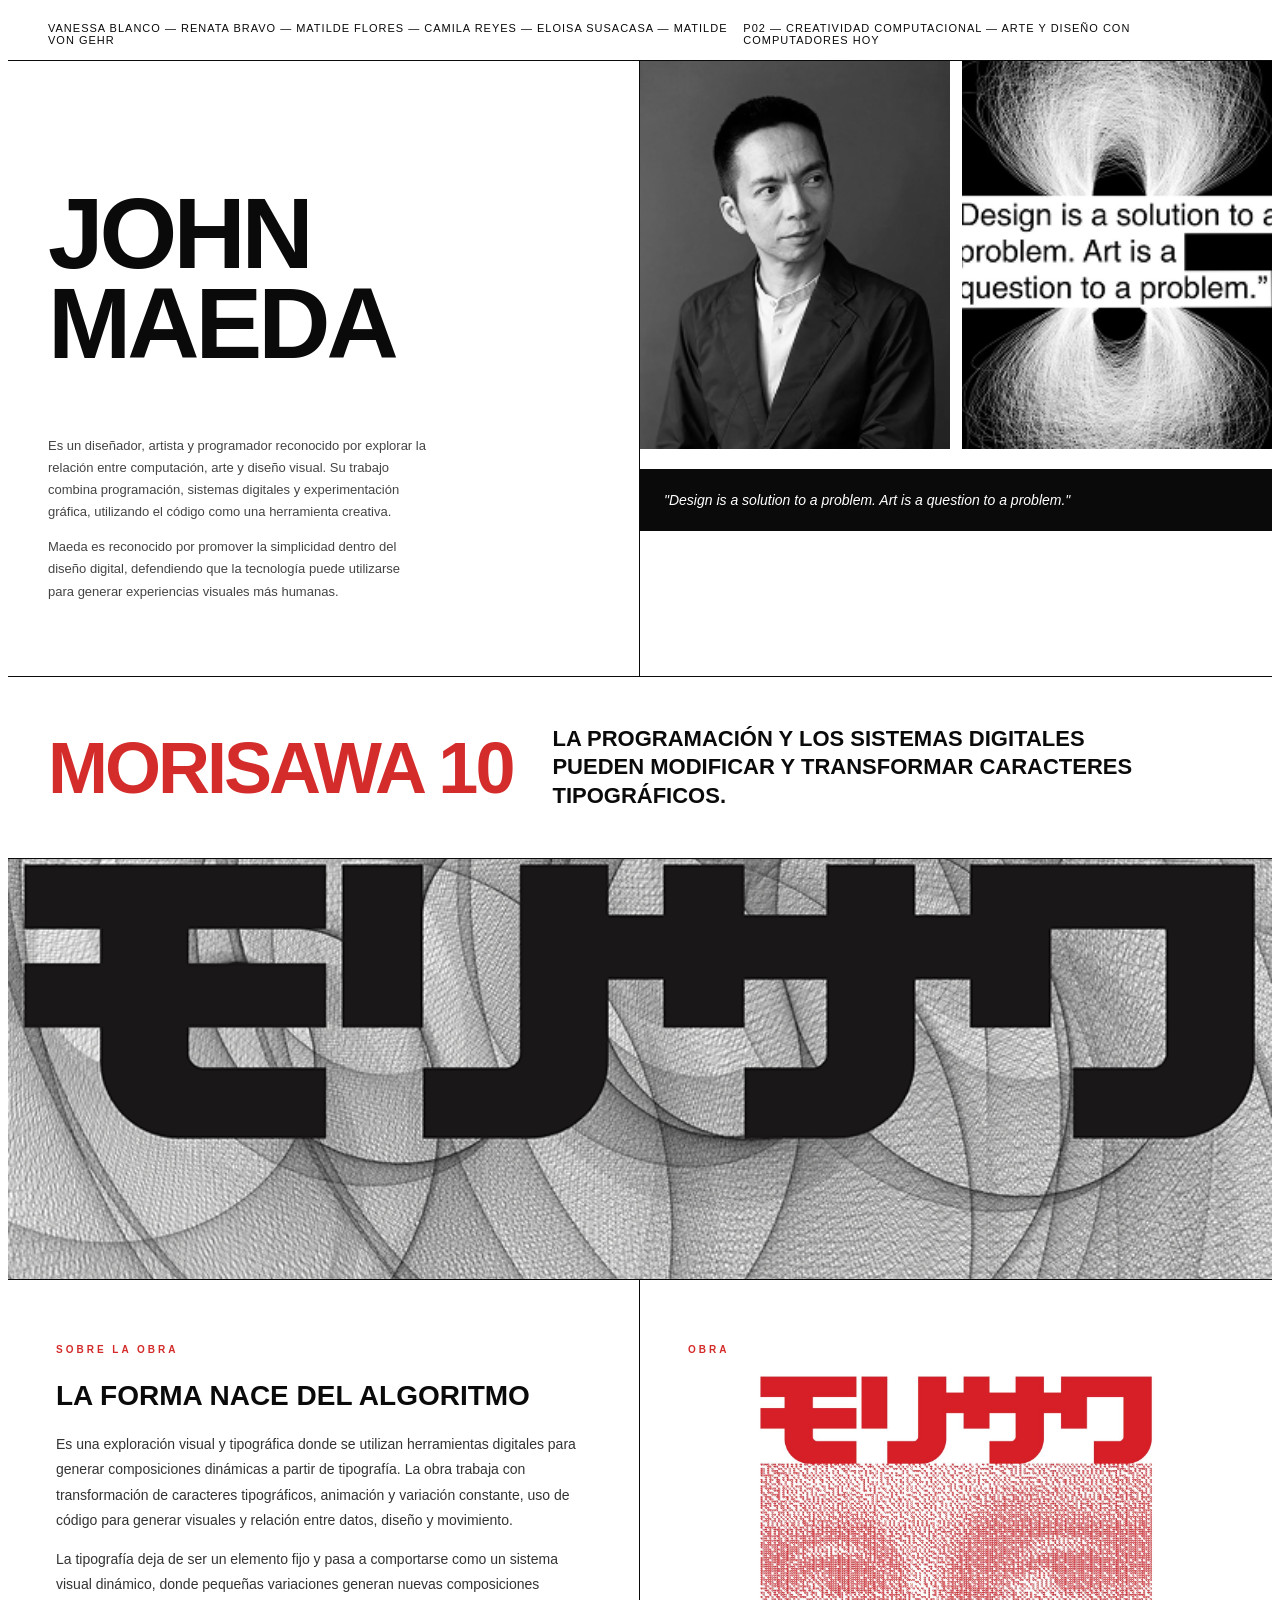
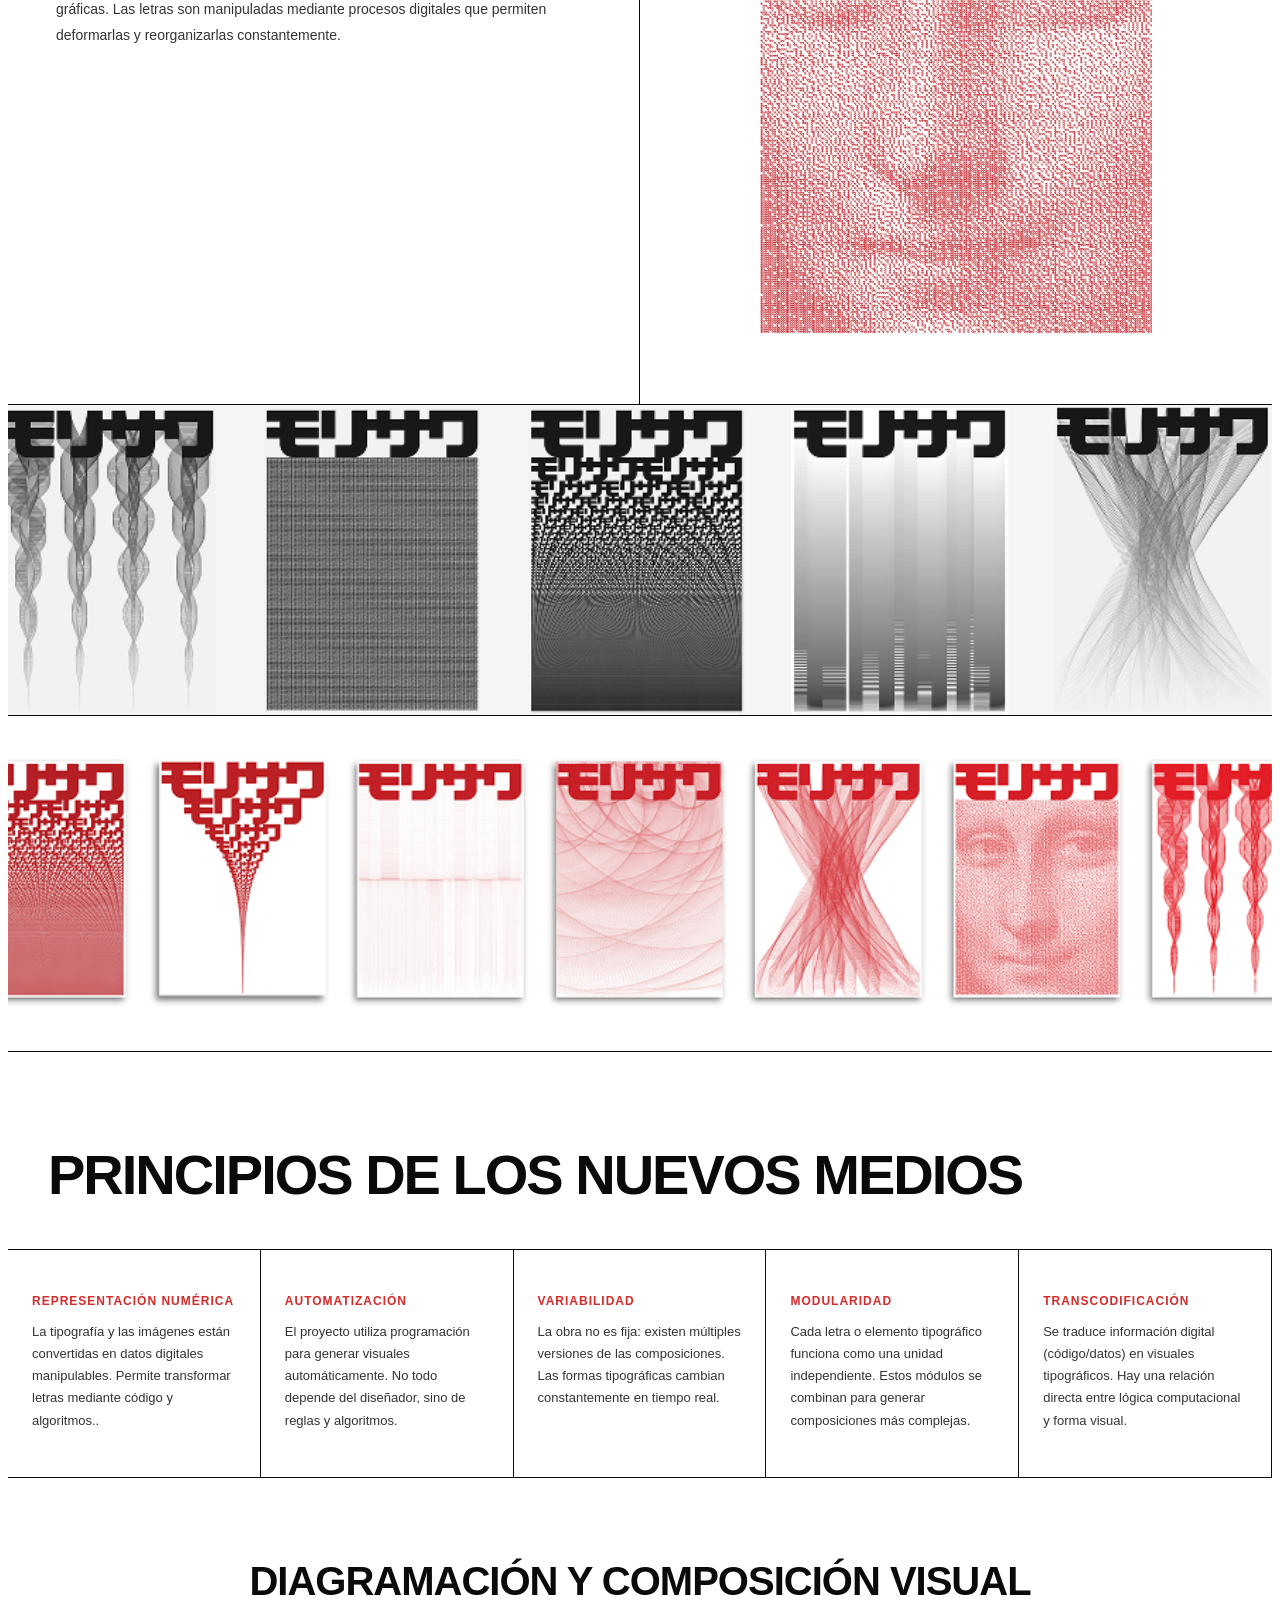
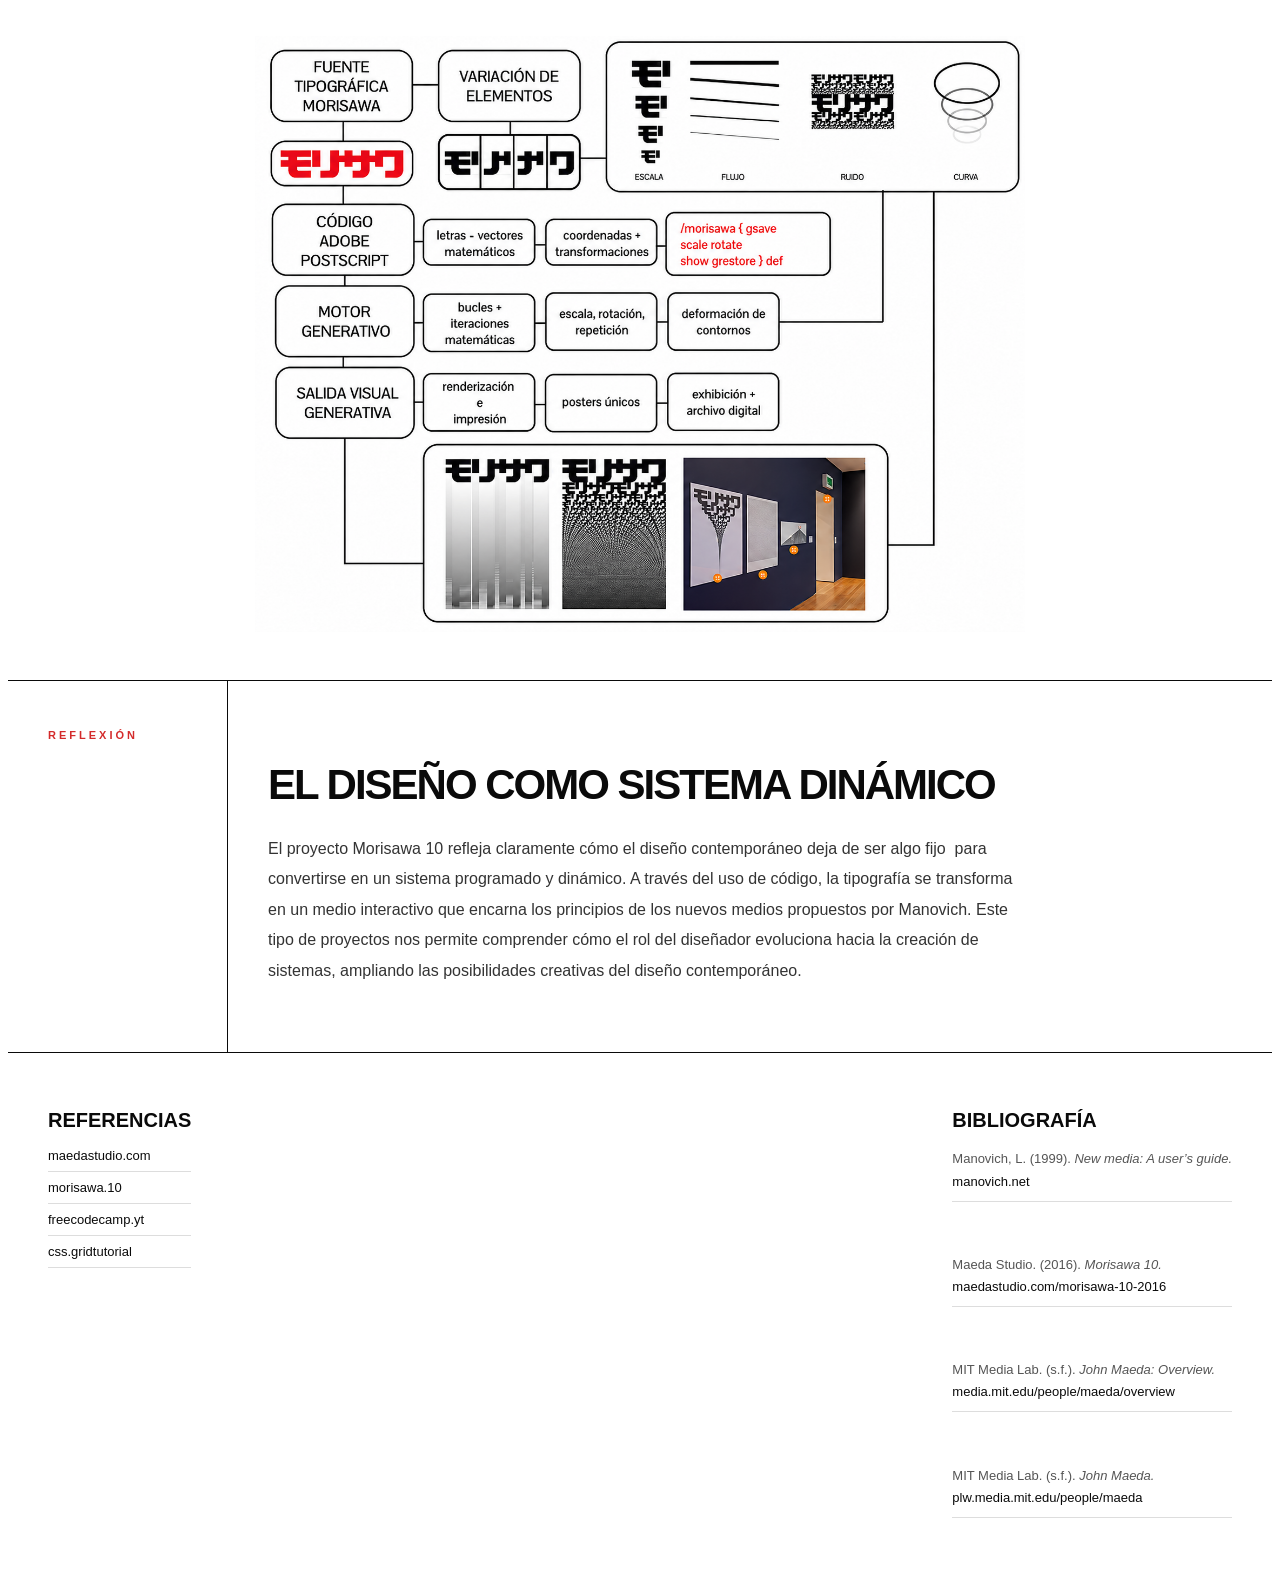
<file: index.html>
<!-- hecho por mi:
contenido textual, investigación, selección de imágenes y estructura general -->

<!-- asistencia de la IA:
apoyo técnico en la organización HTML (decirme como le pongo a las clases), diagramación y ajustes de imágenes -->

<!DOCTYPE html>
<html lang="es">
<head>
  <meta charset="UTF-8">
  <meta name="viewport" content="width=device-width, initial-scale=1.0">
  <title>John Maeda — Morisawa 10</title>
  <link rel="stylesheet" href="styles.css">
</head>

<body>

  <!-- parte de arriba  -->

  <div class="topbar">
    <span>Vanessa Blanco — Renata Bravo — Matilde Flores — Camila Reyes — Eloisa Susacasa — Matilde Von Gehr</span>
    <span>P02 — Creatividad Computacional — Arte y diseño con computadores hoy</span>
  </div>

  <!-- maeda intro texto y toda esa vola -->

  <div class="maeda-intro">

    <div class="maeda-texto">

      <h1>JOHN<br>MAEDA</h1>

      <p class="subtitle">
        Es un diseñador, artista y programador reconocido por explorar la relación entre computación, arte y diseño visual. Su trabajo combina programación, sistemas digitales y experimentación gráfica, utilizando el código como una herramienta creativa.

      </p>

      <p class="subtitle" style="margin-top:12px">
        Maeda es reconocido por promover la simplicidad dentro del diseño digital, defendiendo que la tecnología puede utilizarse para generar experiencias visuales más humanas.
      </p>

    </div>

    <!-- asistencia de la IA:
  apoyo en distribución visual de imágenes, no me acordaba cómo ponerlas al lado una de otra plop-->

    <div class="maeda-imagenes">

      <div class="maeda-fotos">
        <img src="maeda01.png" alt="John Maeda 1" class="foto">
        <img src="maeda02.png" alt="John Maeda 2" class="foto">
      </div>

      <div class="cita-maeda">
        "Design is a solution to a problem. Art is a question to a problem."
      </div>

    </div>

  </div>

  <!-- secc morisawa -->

  <div class="morisawa-section">

    <div class="morisawa-titulo">
      MORISAWA 10
    </div>

    <div class="morisawa-texto">
      La programación y los sistemas digitales pueden modificar y transformar caracteres tipográficos.
    </div>

  </div>

  <!-- el header -->

  <div class="johnheader">
    <img src="header.png" alt="Morisawa header">
  </div>

  <!-- la obra con dos columnas mejor, cn una fea -->

  <div class="obra-info">

    <div class="obra-bloque obra-texto">

      <div class="obra-etiqueta">
        Sobre la obra
      </div>

      <h2>La forma nace del algoritmo</h2>

      <p>
        Es una exploración visual y tipográfica donde se utilizan herramientas digitales para generar composiciones dinámicas a partir de tipografía. La obra trabaja con transformación de caracteres tipográficos, animación y variación constante, uso de código para generar visuales y relación entre datos, diseño y movimiento. 
      </p>

      <p>
        La tipografía deja de ser un elemento fijo y pasa a comportarse como un sistema visual dinámico, donde pequeñas variaciones generan nuevas composiciones gráficas. Las letras son manipuladas mediante procesos digitales que permiten deformarlas y reorganizarlas constantemente.
      </p>

    </div>

    <!-- asistencia de la IA:
ayuda para la diagramación de sección en dos columnas, básicamente para que este en dos partes je -->

    <div class="obra-bloque">

      <div class="obra-etiqueta">
        Obra
      </div>

      <img src="obra01.png" alt="Obra Morisawa" class="imagen-central">

    </div>

  </div>

  <!-- ejemplos en imagen -->
  <!-- asistencia de la IA:
corrección de diagramación de imágenes !!!!!  -->

  <div class="galeria-obras">

    <div class="imagen-obra">
      <img src="ejemplosobras01.png" alt="Ejemplo obra 1">
    </div>

    <div class="imagen-obra imagen-final">
      <img src="ejemplosobras02.png" alt="Ejemplo obra 2">
    </div>

  </div>

  <!-- principios division -->

  <div class="manovich-header">
    <h2>Principios de los nuevos medios</h2>
  </div>

  <div class="manovich-grid">

    <div class="manovich-card">
      <h3>Representación numérica</h3>
      <p>La tipografía y las imágenes están convertidas en datos digitales manipulables. Permite transformar letras mediante código y algoritmos..</p>
    </div>

    <div class="manovich-card">
      <h3>Automatización</h3>
      <p>El proyecto utiliza programación para generar visuales automáticamente. No todo depende del diseñador, sino de reglas y algoritmos.</p>
    </div>

    <div class="manovich-card">
      <h3>Variabilidad</h3>
      <p>La obra no es fija: existen múltiples versiones de las composiciones. Las formas tipográficas cambian constantemente en tiempo real.</p>
    </div>

    <div class="manovich-card">
      <h3>Modularidad</h3>
      <p>Cada letra o elemento tipográfico funciona como una unidad independiente. Estos módulos se combinan para generar composiciones más complejas.</p>
    </div>

    <div class="manovich-card">
      <h3>Transcodificación</h3>
      <p>Se traduce información digital (código/datos) en visuales tipográficos. Hay una relación directa entre lógica computacional y forma visual.</p>
    </div>

  </div>

  <!-- diagrama -->

  <div class="diagrama-section">

    <h2>Diagramación y composición visual</h2>

    <img src="diagramahd.png" alt="Diagrama de la obra">

  </div>

  <!-- reflexion final  -->

  <div class="cierre-final">

    <div class="cierre-etiqueta">
      Reflexión
    </div>

    <div class="cierre-texto">

      <h2>El diseño como sistema dinámico</h2>

      <p>
        El proyecto Morisawa 10 refleja claramente cómo el diseño contemporáneo deja de ser algo fijo  para convertirse en un sistema programado y dinámico. A través del uso de código, la tipografía se transforma en un medio interactivo que encarna los principios de los nuevos medios propuestos por Manovich.  Este tipo de proyectos nos permite comprender cómo el rol del diseñador evoluciona hacia la creación de sistemas, ampliando las posibilidades creativas del diseño contemporáneo.
      </p>

    </div>

  </div>

  <!-- footer -->

  <footer>

    <div>

      <h2>Referencias</h2>

      <!-- en verdad los tutoriales me funcionaron para refrescar la memoria en torno a los paddings, font-weight, line-spacing y cómo usar bien las etiquetas para el css !!  -->

      <a href="https://maedastudio.com" target="_blank">
        maedastudio.com
      </a>

      <a href="https://maedastudio.com/morisawa-10-2016/" target="_blank">
        morisawa.10
      </a>

      <a href="https://www.youtube.com/watch?v=ELSm-G201Ls" target="_blank">
        freecodecamp.yt
      </a>

      <a href="https://www.youtube.com/watch?v=9zBsdzdE4sM" target="_blank">
        css.gridtutorial
      </a>

    </div>

    <div>

      <div>

  <h2>Bibliografía</h2>

  <p class="ref-text">

    Manovich, L. (1999). <em>New media: A user’s guide.</em><br>
    <a href="https://www.manovich.net" target="_blank">
      manovich.net
    </a>

    <br><br>

    Maeda Studio. (2016). <em>Morisawa 10.</em><br>
    <a href="https://maedastudio.com/morisawa-10-2016/" target="_blank">
      maedastudio.com/morisawa-10-2016
    </a>

    <br><br>

    MIT Media Lab. (s.f.). <em>John Maeda: Overview.</em><br>
    <a href="https://www.media.mit.edu/people/maeda/overview/" target="_blank">
      media.mit.edu/people/maeda/overview
    </a>

    <br><br>

    MIT Media Lab. (s.f.). <em>John Maeda.</em><br>
    <a href="https://plw.media.mit.edu/people/maeda/" target="_blank">
      plw.media.mit.edu/people/maeda
    </a>

  </p>

</div>

  </footer>

</body>
</html>
</file>
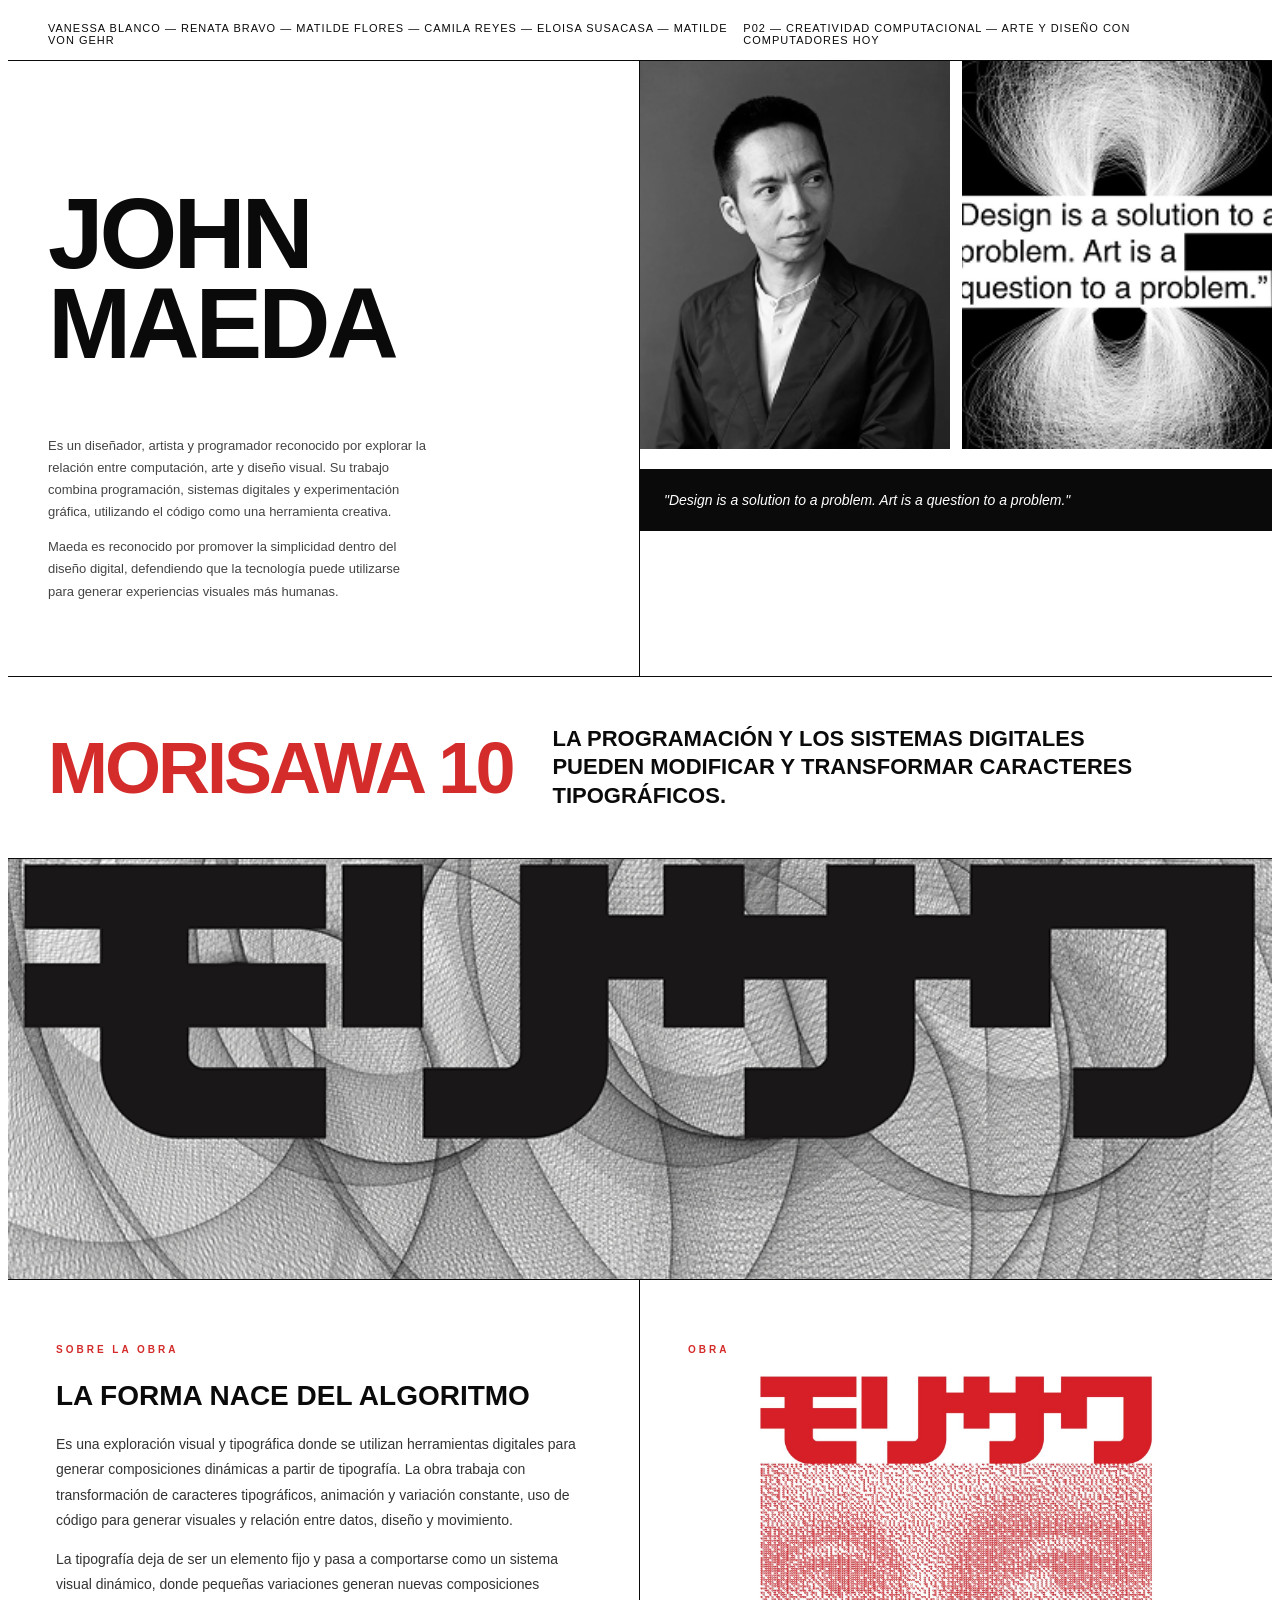
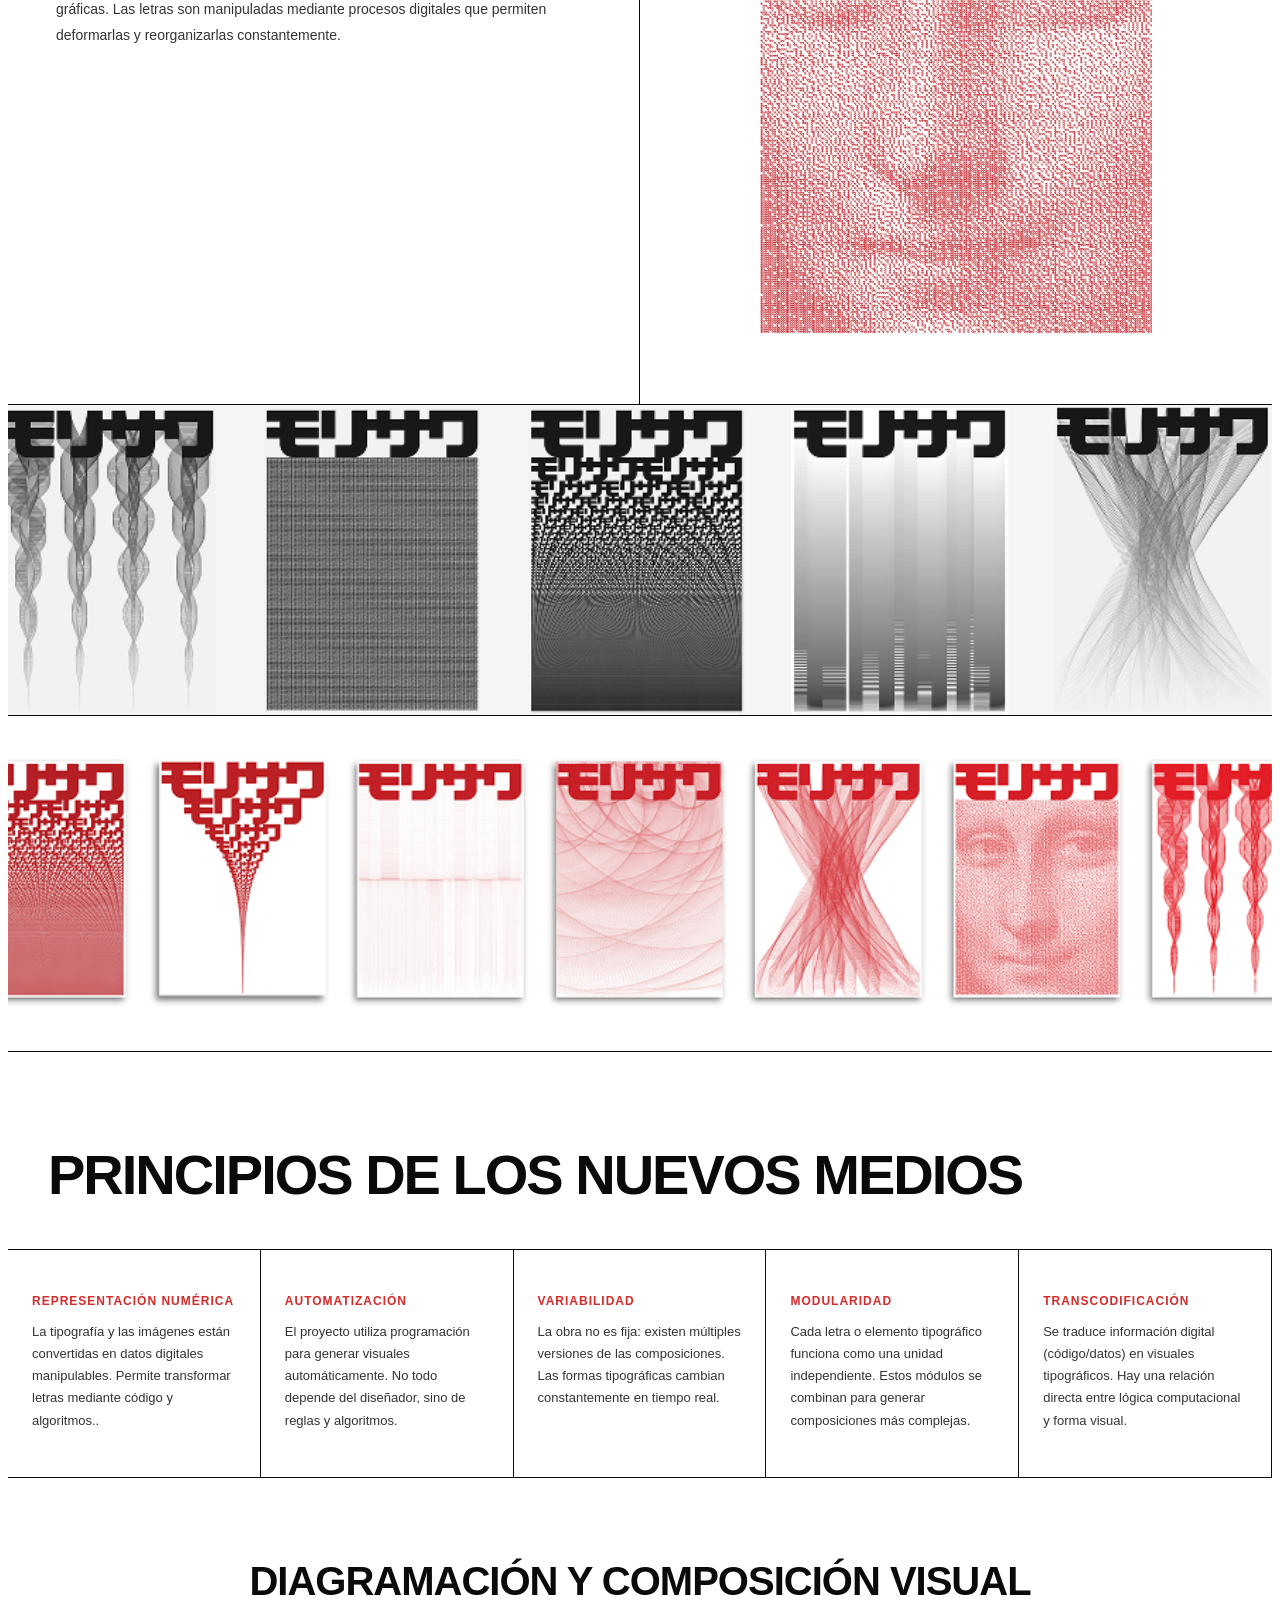
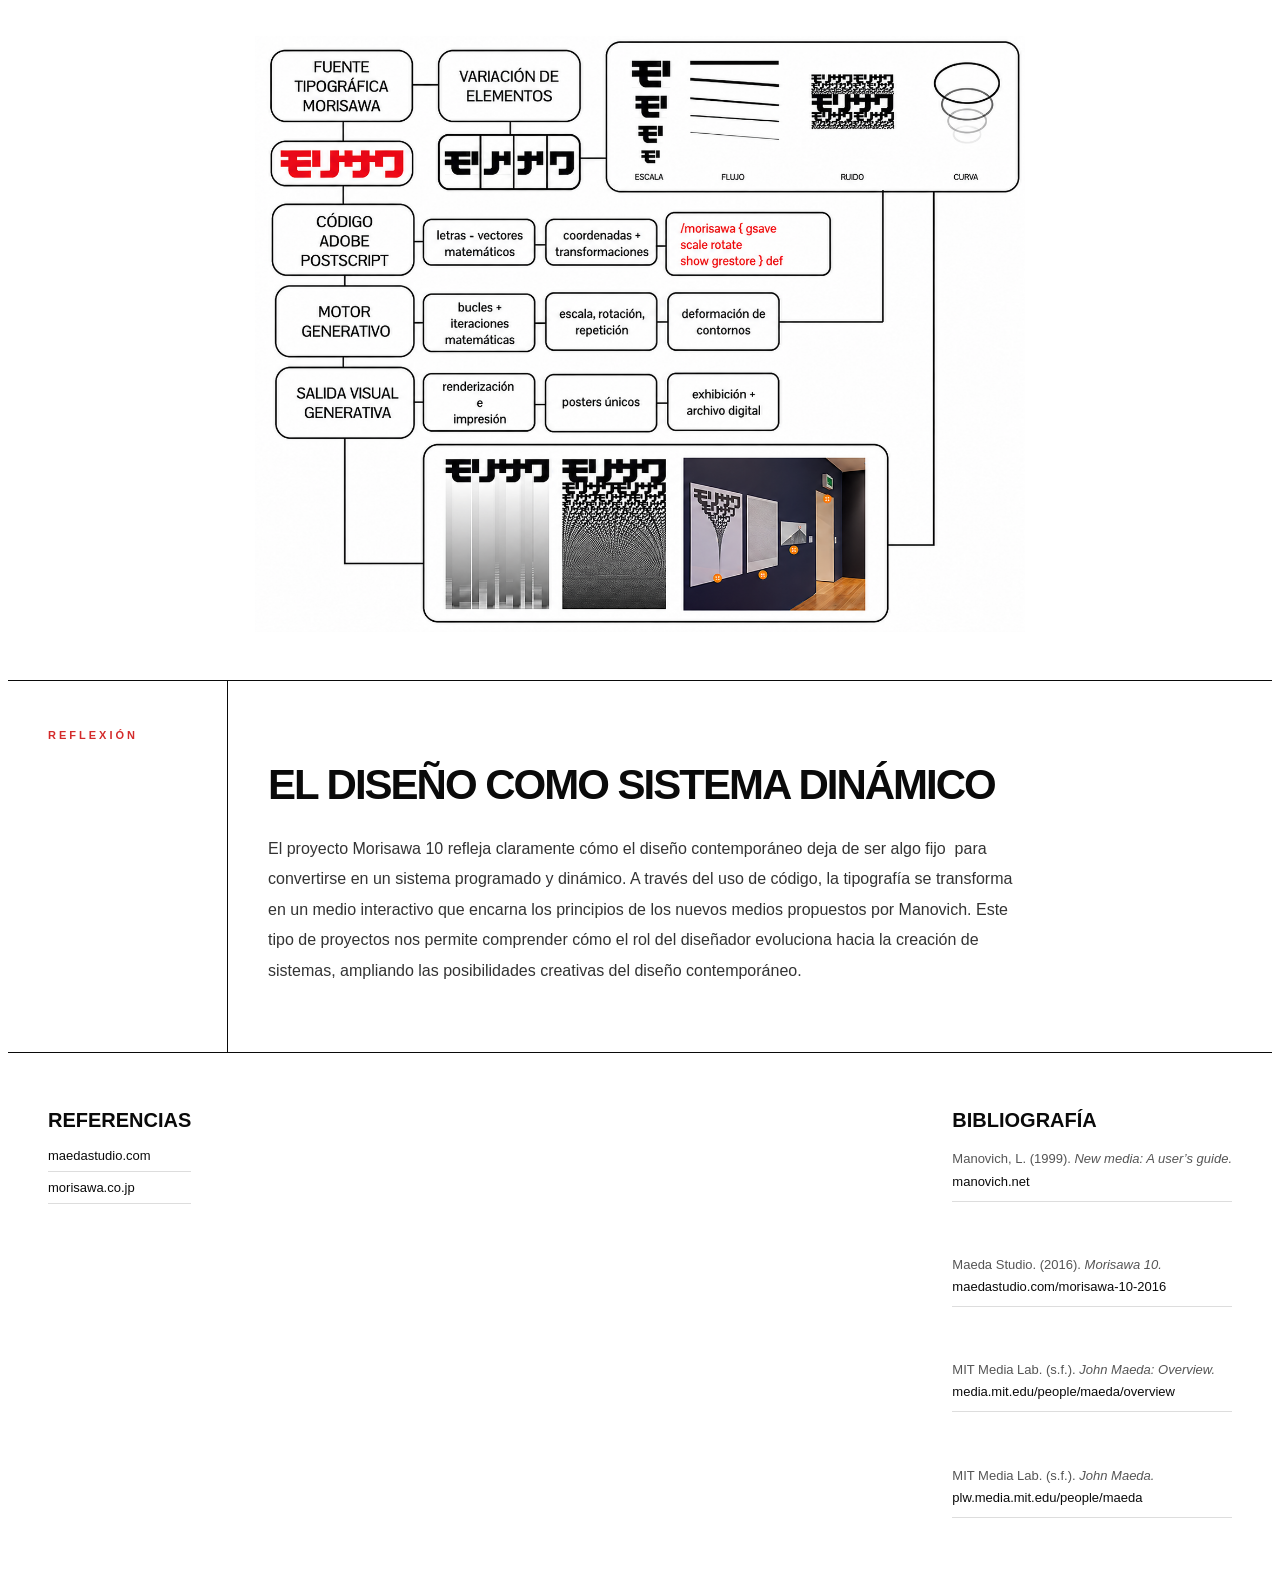
<file: maeda_morisawa (1).html>
<!DOCTYPE html>
<html lang="es">
<head>
  <meta charset="UTF-8">
  <meta name="viewport" content="width=device-width, initial-scale=1.0">
  <title>John Maeda — Morisawa 10</title>
  <link rel="stylesheet" href="styles.css">
</head>

<body>

  <!-- parte de arriba  -->

  <div class="topbar">
    <span>Vanessa Blanco — Renata Bravo — Matilde Flores — Camila Reyes — Eloisa Susacasa — Matilde Von Gehr</span>
    <span>P02 — Creatividad Computacional — Arte y diseño con computadores hoy</span>
  </div>

  <!-- siempre heroe -->

  <div class="maeda-intro">

    <div class="maeda-texto">

      <h1>JOHN<br>MAEDA</h1>

      <p class="subtitle">
        Es un diseñador, artista y programador reconocido por explorar la relación entre computación, arte y diseño visual. Su trabajo combina programación, sistemas digitales y experimentación gráfica, utilizando el código como una herramienta creativa.

      </p>

      <p class="subtitle" style="margin-top:12px">
        Maeda es reconocido por promover la simplicidad dentro del diseño digital, defendiendo que la tecnología puede utilizarse para generar experiencias visuales más humanas.
      </p>

    </div>

    <div class="maeda-imagenes">

      <div class="maeda-fotos">
        <img src="maeda01.png" alt="John Maeda 1" class="foto">
        <img src="maeda02.png" alt="John Maeda 2" class="foto">
      </div>

      <div class="cita-maeda">
        "Design is a solution to a problem. Art is a question to a problem."
      </div>

    </div>

  </div>

  <!-- morisawa banda de bandas -->

  <div class="morisawa-section">

    <div class="morisawa-titulo">
      MORISAWA 10
    </div>

    <div class="morisawa-texto">
      La programación y los sistemas digitales pueden modificar y transformar caracteres tipográficos.
    </div>

  </div>

  <!-- el header -->

  <div class="johnheader">
    <img src="header.png" alt="Morisawa header">
  </div>

  <!-- la obra con dos columnas mejor, cn una fea -->

  <div class="obra-info">

    <div class="obra-bloque obra-texto">

      <div class="obra-etiqueta">
        Sobre la obra
      </div>

      <h2>La forma nace del algoritmo</h2>

      <p>
        Es una exploración visual y tipográfica donde se utilizan herramientas digitales para generar composiciones dinámicas a partir de tipografía. La obra trabaja con transformación de caracteres tipográficos, animación y variación constante, uso de código para generar visuales y relación entre datos, diseño y movimiento. 
      </p>

      <p>
        La tipografía deja de ser un elemento fijo y pasa a comportarse como un sistema visual dinámico, donde pequeñas variaciones generan nuevas composiciones gráficas. Las letras son manipuladas mediante procesos digitales que permiten deformarlas y reorganizarlas constantemente.
      </p>

    </div>

    <div class="obra-bloque">

      <div class="obra-etiqueta">
        Obra
      </div>

      <img src="obra01.png" alt="Obra Morisawa" class="imagen-central">

    </div>

  </div>

  <!-- ejemplos en imagen -->

  <div class="galeria-obras">

    <div class="imagen-obra">
      <img src="ejemplosobras01.png" alt="Ejemplo obra 1">
    </div>

    <div class="imagen-obra imagen-final">
      <img src="ejemplosobras02.png" alt="Ejemplo obra 2">
    </div>

  </div>

  <!-- principios division -->

  <div class="manovich-header">
    <h2>Principios de los nuevos medios</h2>
  </div>

  <div class="manovich-grid">

    <div class="manovich-card">
      <h3>Representación numérica</h3>
      <p>La tipografía y las imágenes están convertidas en datos digitales manipulables. Permite transformar letras mediante código y algoritmos..</p>
    </div>

    <div class="manovich-card">
      <h3>Automatización</h3>
      <p>El proyecto utiliza programación para generar visuales automáticamente. No todo depende del diseñador, sino de reglas y algoritmos.</p>
    </div>

    <div class="manovich-card">
      <h3>Variabilidad</h3>
      <p>La obra no es fija: existen múltiples versiones de las composiciones. Las formas tipográficas cambian constantemente en tiempo real.</p>
    </div>

    <div class="manovich-card">
      <h3>Modularidad</h3>
      <p>Cada letra o elemento tipográfico funciona como una unidad independiente. Estos módulos se combinan para generar composiciones más complejas.</p>
    </div>

    <div class="manovich-card">
      <h3>Transcodificación</h3>
      <p>Se traduce información digital (código/datos) en visuales tipográficos. Hay una relación directa entre lógica computacional y forma visual.</p>
    </div>

  </div>

  <!-- diagrama -->

  <div class="diagrama-section">

    <h2>Diagramación y composición visual</h2>

    <img src="diagramahd.png" alt="Diagrama de la obra">

  </div>

  <!-- reflexion final  -->

  <div class="cierre-final">

    <div class="cierre-etiqueta">
      Reflexión
    </div>

    <div class="cierre-texto">

      <h2>El diseño como sistema dinámico</h2>

      <p>
        El proyecto Morisawa 10 refleja claramente cómo el diseño contemporáneo deja de ser algo fijo  para convertirse en un sistema programado y dinámico. A través del uso de código, la tipografía se transforma en un medio interactivo que encarna los principios de los nuevos medios propuestos por Manovich.  Este tipo de proyectos nos permite comprender cómo el rol del diseñador evoluciona hacia la creación de sistemas, ampliando las posibilidades creativas del diseño contemporáneo.
      </p>

    </div>

  </div>

  <!-- footer -->

  <footer>

    <div>

      <h2>Referencias</h2>

      <a href="https://maedastudio.com" target="_blank">
        maedastudio.com
      </a>

      <a href="https://www.morisawa.co.jp" target="_blank">
        morisawa.co.jp
      </a>

    </div>

    <div>

      <div>

  <h2>Bibliografía</h2>

  <p class="ref-text">

    Manovich, L. (1999). <em>New media: A user’s guide.</em><br>
    <a href="https://www.manovich.net" target="_blank">
      manovich.net
    </a>

    <br><br>

    Maeda Studio. (2016). <em>Morisawa 10.</em><br>
    <a href="https://maedastudio.com/morisawa-10-2016/" target="_blank">
      maedastudio.com/morisawa-10-2016
    </a>

    <br><br>

    MIT Media Lab. (s.f.). <em>John Maeda: Overview.</em><br>
    <a href="https://www.media.mit.edu/people/maeda/overview/" target="_blank">
      media.mit.edu/people/maeda/overview
    </a>

    <br><br>

    MIT Media Lab. (s.f.). <em>John Maeda.</em><br>
    <a href="https://plw.media.mit.edu/people/maeda/" target="_blank">
      plw.media.mit.edu/people/maeda
    </a>

  </p>

</div>

  </footer>

</body>
</html>
</file>
<file: styles.css>
<style>
@import url('https://fonts.googleapis.com/css2?family=Inter:ital,opsz,wght@0,14..32,100..900;1,14..32,100..900&family=Karla:ital,wght@0,200..800;1,200..800&family=Montserrat:ital,wght@0,100..900;1,100..900&display=swap');
</style>

/* hecho por mi:
estructura general, colores !! (en https://htmlcolorcodes.com/es/), tipografías (google fonts jeje) , composición visual (lo aprendí en mi opr) y organización del contenido (básicamente las clases) */

* {
  margin: 0;
  padding: 0;
  box-sizing: border-box;
}

body {
  background: #ffffff;
  color: #0a0a0a;
  font-family: 'Inter', sans-serif;
  font-weight: 300;
}

/* parte de arriba */

.topbar {
  display: flex;
  justify-content: space-between;
  align-items: center;
  padding: 14px 40px;
  border-bottom: 1px solid #0a0a0a;
  font-size: 11px;
  font-weight: 400;
  letter-spacing: 1px;
  text-transform: uppercase;
}

/* john maeda intro + texto (h1 y subtitulos) */

.maeda-intro {
  display: grid;
  grid-template-columns: 1fr 1fr;
  border-bottom: 1px solid #0a0a0a;
}

/* asistencia de la IA:
  apoyo en el grid (no me estaba quedando bien lol) y distribución de las columnas */

.maeda-texto {
  padding: 60px 40px;
  border-right: 1px solid #0a0a0a;
}

.maeda-texto h1 {
  font-size: 100px;
  font-weight: 900;
  line-height: 0.9;
  letter-spacing: -4px;
  text-transform: uppercase;
}

.maeda-texto .subtitle {
  margin-top: 24px;
  font-size: 13px;
  line-height: 1.7;
  max-width: 380px;
  color: #444;
}

/* las fotos de maeda */
/* asistencia de la IA:
  ayuda para ordenar verticalmente las imágenes y cita */ */

.maeda-imagenes {
  padding: 40px;
  display: flex;
  flex-direction: column;
  justify-content: space-between;
}

.maeda-fotos {
  display: flex;
  gap: 12px;
}

.maeda-fotos .foto {
  width: 50%;
  aspect-ratio: 4 / 5;
  object-fit: cover;
  filter: grayscale(100%);
}

 /* asistencia IA:
  ajuste proporcional de imágenes */

.cita-maeda {
  background: #0a0a0a;
  color: #fff;
  padding: 20px 24px;
  font-size: 14px;
  font-style: italic;
  line-height: 1.6;
  margin-top: 20px;
}

/* morisawa */

.morisawa-section {
  padding: 48px 40px;
  border-bottom: 1px solid #0a0a0a;
  display: flex;
  align-items: center;
  gap: 40px;
}

.morisawa-titulo {
  font-size: 72px;
  font-weight: 900;
  letter-spacing: -3px;
  line-height: 1;
  color: #d42b2b;
  text-transform: uppercase;
}

.morisawa-texto {
  font-size: 22px;
  font-weight: 700;
  line-height: 1.3;
  max-width: 600px;
  text-transform: uppercase;
}

/* header*/

.johnheader {
  border-bottom: 1px solid #0a0a0a;
}

.johnheader img {
  width: 100%;
  max-height: 420px;
  object-fit: cover;
  display: block;
}

/* las dos divisiones */
/* asistencia de la IA:
  apoyo en la diagramación de columnas (en verdad la parte de columnas me apoyé harto con la ia porque no me acordaba cómo era) */

.obra-info {
  display: grid;
  grid-template-columns: 1fr 1fr;
  border-bottom: 1px solid #0a0a0a;
}

.obra-bloque {
  padding: 64px 48px;
}

.obra-texto {
  border-right: 1px solid #0a0a0a;
}

.obra-etiqueta {
  font-size: 10px;
  font-weight: 700;
  letter-spacing: 3px;
  text-transform: uppercase;
  color: #d42b2b;
  margin-bottom: 16px;
}

.obra-bloque h2 {
  font-size: 28px;
  font-weight: 900;
  line-height: 1.2;
  text-transform: uppercase;
  margin-bottom: 20px;
}

.obra-bloque p {
  font-size: 14px;
  line-height: 1.8;
  color: #333;
  margin-bottom: 14px;
}

.imagen-central {
  width: 75%;
  max-width: 420px;
  display: block;
  margin: 0 auto;
}

/* ejemplos fotos  */

.galeria-obras {
  border-bottom: 1px solid #0a0a0a;
}

.imagen-obra {
  border-bottom: 1px solid #0a0a0a;
  background: #f5f5f5;
}

.imagen-final {
  border-bottom: none;
}

.imagen-obra img {
  width: 100%;
  display: block;
}

/* principios */

.manovich-header {
  padding: 48px 40px 0;
}

.manovich-header h2 {
  font-size: 56px;
  font-weight: 900;
  text-transform: uppercase;
  letter-spacing: -2px;
  line-height: 1;
}
/* asistencia IA:
  organización de las tarjetas */

.manovich-grid {
  display: grid;
  grid-template-columns: repeat(5, 1fr);
  border-top: 1px solid #0a0a0a;
  border-bottom: 1px solid #0a0a0a;
  margin-top: 32px;
}

.manovich-card {
  padding: 32px 24px;
  border-right: 1px solid #0a0a0a;
}

.manovich-card h3 {
  font-size: 12px;
  font-weight: 900;
  letter-spacing: 1px;
  text-transform: uppercase;
  margin-bottom: 12px;
  color: #d42b2b;
}

.manovich-card p {
  font-size: 13px;
  line-height: 1.7;
  color: #333;
}

/* diagrama */

.diagrama-section {
  padding: 48px 40px;
  border-bottom: 1px solid #0a0a0a;
  text-align: center;
}

.diagrama-section h2 {
  font-size: 40px;
  font-weight: 900;
  text-transform: uppercase;
  letter-spacing: -1px;
  margin-bottom: 32px;
}

.diagrama-section img {
  width: 65%;
  max-width: 900px;
  display: block;
  margin: 0 auto;
}

/* reflexion */

.cierre-final {
  display: grid;
  grid-template-columns: 220px 1fr;
  border-bottom: 1px solid #0a0a0a;
}

.cierre-etiqueta {
  padding: 48px 40px;
  border-right: 1px solid #0a0a0a;
  font-size: 11px;
  font-weight: 700;
  letter-spacing: 3px;
  text-transform: uppercase;
  color: #d42b2b;
}

.cierre-texto {
  padding: 48px 40px;
}

.cierre-texto h2 {
  font-size: 42px;
  font-weight: 900;
  text-transform: uppercase;
  line-height: 1;
  letter-spacing: -2px;
  margin-bottom: 28px;
}

.cierre-texto p {
  font-size: 16px;
  line-height: 1.9;
  color: #333;
  margin-bottom: 18px;
  max-width: 760px;
}

/* foooooteeer */

footer {
  padding: 40px;
  display: flex;
  justify-content: space-between;
  gap: 40px;
  flex-wrap: wrap;
}

footer h2 {
  font-size: 20px;
  font-weight: 900;
  text-transform: uppercase;
  margin-bottom: 16px;
}

footer a {
  display: block;
  font-size: 13px;
  color: #0a0a0a;
  text-decoration: none;
  margin-bottom: 8px;
  border-bottom: 1px solid #ddd;
  padding-bottom: 8px;
}

footer a:hover {
  color: #d42b2b;
}

footer .ref-text {
  font-size: 13px;
  line-height: 1.7;
  color: #555;
}
</file>
